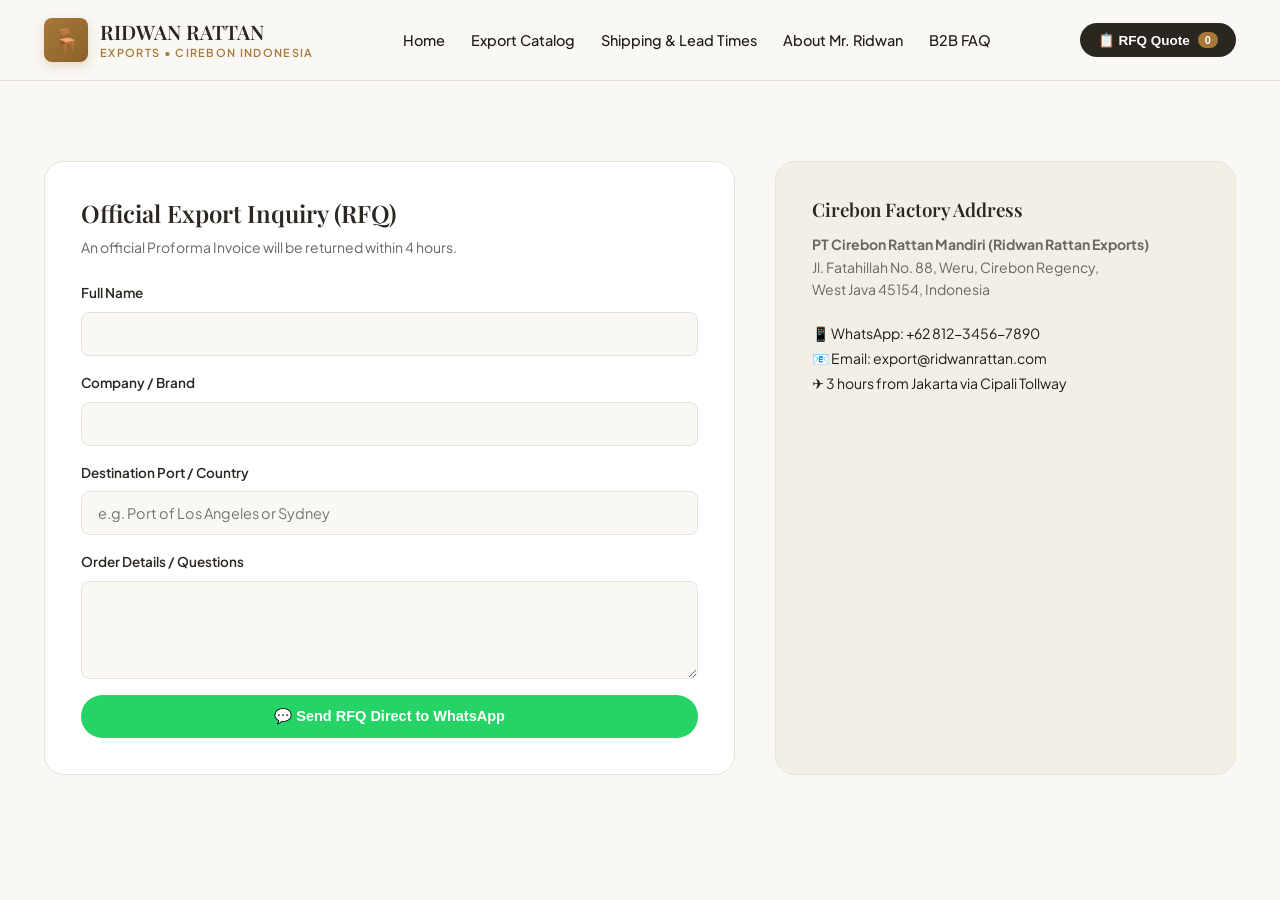
<file: contact.html>
<!DOCTYPE html>
<html lang="en">
<head>
  <meta charset="UTF-8" />
  <meta name="viewport" content="width=device-width, initial-scale=1.0" />
  <title>Contact Mr. Ridwan & Request Quotation (RFQ) | Ridwan Rattan Exports</title>
  <link rel="stylesheet" href="style.css" />
  <link href="https://fonts.googleapis.com/css2?family=Playfair+Display:wght@600;700&family=Plus+Jakarta+Sans:wght@400;500;600;700&display=swap" rel="stylesheet" />
</head>
<body>
  <header class="site-header">
    <div class="container nav-inner">
      <a href="index.html" class="brand-logo">
        <div class="brand-icon">🪑</div>
        <div class="brand-text">
          <h1>RIDWAN RATTAN</h1>
          <span>EXPORTS • CIREBON INDONESIA</span>
        </div>
      </a>
      <nav>
        <ul class="nav-menu">
          <li><a href="index.html" class="nav-link">Home</a></li>
          <li><a href="catalog.html" class="nav-link">Export Catalog</a></li>
          <li><a href="shipping-guide.html" class="nav-link">Shipping & Lead Times</a></li>
          <li><a href="about.html" class="nav-link">About Mr. Ridwan</a></li>
          <li><a href="faq.html" class="nav-link">B2B FAQ</a></li>
        </ul>
      </nav>
      <div class="nav-actions">
        <button class="btn-rfq-toggle js-open-rfq">
          <span>📋 RFQ Quote</span>
          <span class="badge-count badge-rfq-count">0</span>
        </button>
      </div>
    </div>
  </header>

  <section class="section">
    <div class="container" style="display: grid; grid-template-columns: 1.2fr 0.8fr; gap: 40px;">
      <div style="background: var(--surface); padding: 36px; border-radius: var(--radius-lg); border: 1px solid var(--border-light);">
        <h2 style="font-size: 24px; margin-bottom: 8px;">Official Export Inquiry (RFQ)</h2>
        <p style="font-size: 14px; color: var(--text-muted); margin-bottom: 24px;">An official Proforma Invoice will be returned within 4 hours.</p>

        <form onsubmit="handleInquirySubmit(event)">
          <div class="form-group">
            <label class="form-label">Full Name</label>
            <input type="text" id="inqName" class="form-input" required />
          </div>
          <div class="form-group">
            <label class="form-label">Company / Brand</label>
            <input type="text" id="inqComp" class="form-input" required />
          </div>
          <div class="form-group">
            <label class="form-label">Destination Port / Country</label>
            <input type="text" id="inqPort" class="form-input" placeholder="e.g. Port of Los Angeles or Sydney" required />
          </div>
          <div class="form-group">
            <label class="form-label">Order Details / Questions</label>
            <textarea id="inqNotes" class="form-input" rows="4"></textarea>
          </div>
          <button type="submit" class="btn btn-whatsapp" style="width: 100%;">
            💬 Send RFQ Direct to WhatsApp
          </button>
        </form>
      </div>

      <div style="background: var(--bg-cream); padding: 36px; border-radius: var(--radius-lg); border: 1px solid var(--border-light);">
        <h3 style="margin-bottom: 12px;">Cirebon Factory Address</h3>
        <p style="font-size: 14px; color: var(--text-muted); line-height: 1.6; margin-bottom: 20px;">
          <strong>PT Cirebon Rattan Mandiri (Ridwan Rattan Exports)</strong><br />
          Jl. Fatahillah No. 88, Weru, Cirebon Regency,<br />
          West Java 45154, Indonesia
        </p>
        <div style="font-size: 14px; line-height: 1.8;">
          📱 WhatsApp: +62 812-3456-7890<br />
          📧 Email: export@ridwanrattan.com<br />
          ✈️ 3 hours from Jakarta via Cipali Tollway
        </div>
      </div>
    </div>
  </section>

  <div class="rfq-drawer-overlay" id="rfqOverlay"></div>
  <div class="rfq-drawer" id="rfqDrawer">
    <div class="drawer-header">
      <h3>Your Quotation List</h3>
      <button class="drawer-close" id="rfqDrawerClose">&times;</button>
    </div>
    <div class="drawer-items" id="rfqDrawerItems"></div>
  </div>

  <script src="app.js"></script>
  <script>
    function handleInquirySubmit(e) {
      e.preventDefault();
      const n = document.getElementById('inqName').value;
      const c = document.getElementById('inqComp').value;
      const p = document.getElementById('inqPort').value;
      const msg = document.getElementById('inqNotes').value;
      const text = `Hello Mr. Ridwan,\n\nExport inquiry from ${c}.\nContact: ${n}\nDestination Port: ${p}\nNotes: ${msg}`;
      window.open(`https://wa.me/6281234567890?text=${encodeURIComponent(text)}`, "_blank");
    }
  </script>
</body>
</html>
</file>
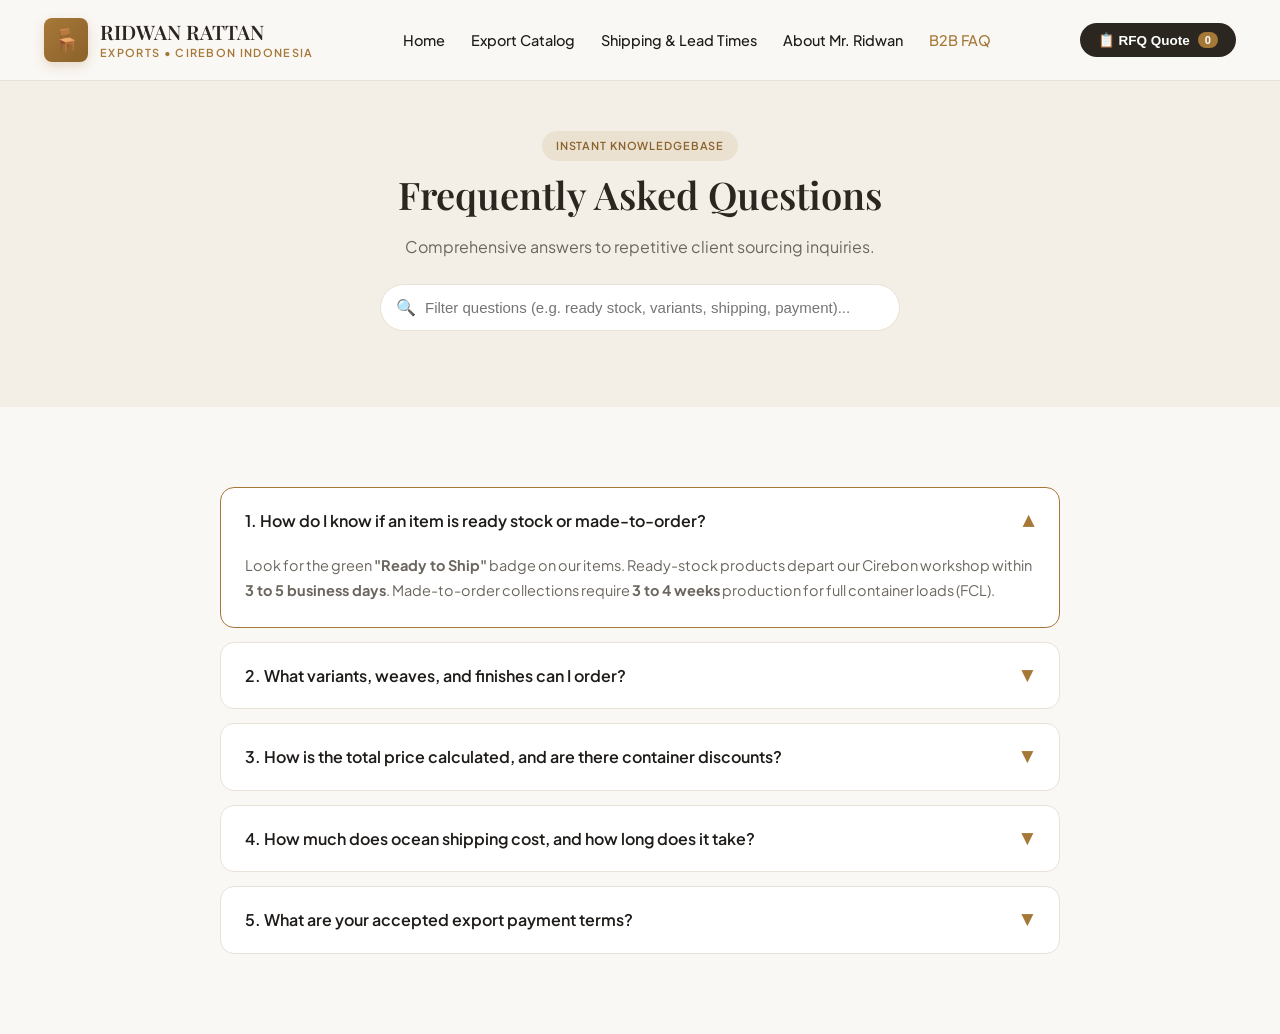
<file: faq.html>
<!DOCTYPE html>
<html lang="en">
<head>
  <meta charset="UTF-8" />
  <meta name="viewport" content="width=device-width, initial-scale=1.0" />
  <title>B2B Importer FAQ & Help Center | Ridwan Rattan Exports Cirebon</title>
  <link rel="stylesheet" href="style.css" />
  <link href="https://fonts.googleapis.com/css2?family=Playfair+Display:wght@600;700&family=Plus+Jakarta+Sans:wght@400;500;600;700&display=swap" rel="stylesheet" />
</head>
<body>
  <header class="site-header">
    <div class="container nav-inner">
      <a href="index.html" class="brand-logo">
        <div class="brand-icon">🪑</div>
        <div class="brand-text">
          <h1>RIDWAN RATTAN</h1>
          <span>EXPORTS • CIREBON INDONESIA</span>
        </div>
      </a>
      <nav>
        <ul class="nav-menu">
          <li><a href="index.html" class="nav-link">Home</a></li>
          <li><a href="catalog.html" class="nav-link">Export Catalog</a></li>
          <li><a href="shipping-guide.html" class="nav-link">Shipping & Lead Times</a></li>
          <li><a href="about.html" class="nav-link">About Mr. Ridwan</a></li>
          <li><a href="faq.html" class="nav-link active">B2B FAQ</a></li>
        </ul>
      </nav>
      <div class="nav-actions">
        <button class="btn-rfq-toggle js-open-rfq">
          <span>📋 RFQ Quote</span>
          <span class="badge-count badge-rfq-count">0</span>
        </button>
      </div>
    </div>
  </header>

  <section class="section section-cream" style="padding: 50px 0 40px; text-align: center;">
    <div class="container">
      <span class="badge badge-pill">Instant Knowledgebase</span>
      <h1 class="section-title">Frequently Asked Questions</h1>
      <p class="section-subtitle">Comprehensive answers to repetitive client sourcing inquiries.</p>
      <div class="faq-search-box" style="margin-top: 24px;">
        <span class="faq-search-icon">🔍</span>
        <input type="text" id="faqSearchInput" placeholder="Filter questions (e.g. ready stock, variants, shipping, payment)..." />
      </div>
    </div>
  </section>

  <section class="section">
    <div class="container">
      <div class="faq-list">
        <div class="faq-item active">
          <div class="faq-question">
            <span>1. How do I know if an item is ready stock or made-to-order?</span>
            <span class="faq-chevron">▼</span>
          </div>
          <div class="faq-answer">
            Look for the green <strong>"Ready to Ship"</strong> badge on our items. Ready-stock products depart our Cirebon workshop within <strong>3 to 5 business days</strong>. Made-to-order collections require <strong>3 to 4 weeks</strong> production for full container loads (FCL).
          </div>
        </div>

        <div class="faq-item">
          <div class="faq-question">
            <span>2. What variants, weaves, and finishes can I order?</span>
            <span class="faq-chevron">▼</span>
          </div>
          <div class="faq-answer">
            We offer 15+ weave techniques (Cannage, Herringbone, Kubu, Peacock) and 8 natural eco-friendly finishes (Natural Honey, Kubu Grey, Nordic Blonde, Ebonized Black, Walnut). Custom dimensions and OEM designs are welcome.
          </div>
        </div>

        <div class="faq-item">
          <div class="faq-question">
            <span>3. How is the total price calculated, and are there container discounts?</span>
            <span class="faq-chevron">▼</span>
          </div>
          <div class="faq-answer">
            Quoted in <strong>USD FOB Tanjung Priok Port (Jakarta)</strong>. We offer 5% discounts on 20ft containers and 10%–15% discounts on 40ft High Cube containers.
          </div>
        </div>

        <div class="faq-item">
          <div class="faq-question">
            <span>4. How much does ocean shipping cost, and how long does it take?</span>
            <span class="faq-chevron">▼</span>
          </div>
          <div class="faq-answer">
            Transit time: Singapore 3-5 days; Australia 12-16 days; USA West Coast 22-26 days; Europe 26-32 days. Use our interactive calculator on the Shipping Guide page for live estimates.
          </div>
        </div>

        <div class="faq-item">
          <div class="faq-question">
            <span>5. What are your accepted export payment terms?</span>
            <span class="faq-chevron">▼</span>
          </div>
          <div class="faq-answer">
            Standard terms: 30% deposit via T/T to begin manufacturing; 70% balance upon submission of copy of original Bill of Lading (B/L). Irrevocable L/C at sight accepted for orders exceeding $30,000 USD.
          </div>
        </div>
      </div>
    </div>
  </section>

  <div class="rfq-drawer-overlay" id="rfqOverlay"></div>
  <div class="rfq-drawer" id="rfqDrawer">
    <div class="drawer-header">
      <h3>Your Quotation List</h3>
      <button class="drawer-close" id="rfqDrawerClose">&times;</button>
    </div>
    <div class="drawer-items" id="rfqDrawerItems"></div>
  </div>

  <script src="app.js"></script>
</body>
</html>
</file>
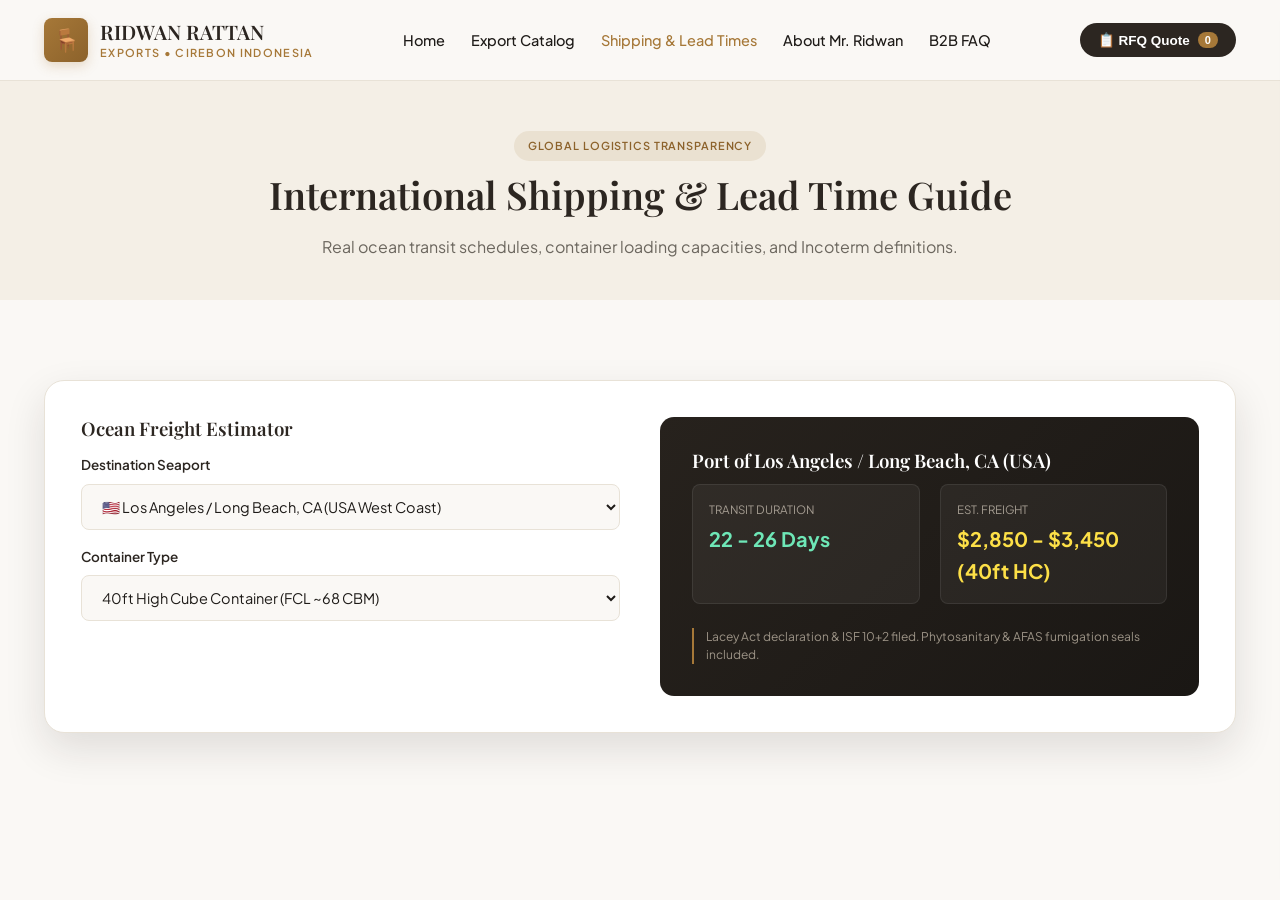
<file: shipping-guide.html>
<!DOCTYPE html>
<html lang="en">
<head>
  <meta charset="UTF-8" />
  <meta name="viewport" content="width=device-width, initial-scale=1.0" />
  <title>International Shipping & Lead Times Guide | Ridwan Rattan Exports</title>
  <link rel="stylesheet" href="style.css" />
  <link href="https://fonts.googleapis.com/css2?family=Playfair+Display:wght@600;700&family=Plus+Jakarta+Sans:wght@400;500;600;700&display=swap" rel="stylesheet" />
</head>
<body>
  <header class="site-header">
    <div class="container nav-inner">
      <a href="index.html" class="brand-logo">
        <div class="brand-icon">🪑</div>
        <div class="brand-text">
          <h1>RIDWAN RATTAN</h1>
          <span>EXPORTS • CIREBON INDONESIA</span>
        </div>
      </a>
      <nav>
        <ul class="nav-menu">
          <li><a href="index.html" class="nav-link">Home</a></li>
          <li><a href="catalog.html" class="nav-link">Export Catalog</a></li>
          <li><a href="shipping-guide.html" class="nav-link active">Shipping & Lead Times</a></li>
          <li><a href="about.html" class="nav-link">About Mr. Ridwan</a></li>
          <li><a href="faq.html" class="nav-link">B2B FAQ</a></li>
        </ul>
      </nav>
      <div class="nav-actions">
        <button class="btn-rfq-toggle js-open-rfq">
          <span>📋 RFQ Quote</span>
          <span class="badge-count badge-rfq-count">0</span>
        </button>
      </div>
    </div>
  </header>

  <section class="section section-cream" style="padding: 50px 0 40px; text-align: center;">
    <div class="container">
      <span class="badge badge-pill">Global Logistics Transparency</span>
      <h1 class="section-title">International Shipping & Lead Time Guide</h1>
      <p class="section-subtitle">Real ocean transit schedules, container loading capacities, and Incoterm definitions.</p>
    </div>
  </section>

  <section class="section">
    <div class="container">
      <div class="calc-card" style="margin-bottom: 50px;">
        <div>
          <h3 style="margin-bottom: 14px;">Ocean Freight Estimator</h3>
          <div class="form-group">
            <label class="form-label">Destination Seaport</label>
            <select id="shippingDestSelect" class="form-select" onchange="updateShippingEstimator()">
              <option value="us-la" selected>🇺🇸 Los Angeles / Long Beach, CA (USA West Coast)</option>
              <option value="us-ny">🇺🇸 New York / New Jersey (USA East Coast)</option>
              <option value="eu-rot">🇳🇱 Port of Rotterdam / Antwerp (Western Europe)</option>
              <option value="eu-ham">🇩🇪 Hamburg / Bremerhaven (Germany / CEE)</option>
              <option value="au-syd">🇦🇺 Sydney / Melbourne (Australia)</option>
              <option value="asia-sg">🇸🇬 Port of Singapore (Southeast Asia)</option>
              <option value="asia-tok">🇯🇵 Tokyo / Yokohama (Japan)</option>
            </select>
          </div>
          <div class="form-group">
            <label class="form-label">Container Type</label>
            <select id="containerSizeSelect" class="form-select" onchange="updateShippingEstimator()">
              <option value="40ft" selected>40ft High Cube Container (FCL ~68 CBM)</option>
              <option value="20ft">20ft Standard Container (FCL ~28 CBM)</option>
            </select>
          </div>
        </div>
        <div class="calc-result-box">
          <h3 id="calcDestPort" style="color: #fff; margin-bottom: 12px;">Port of Los Angeles</h3>
          <div class="calc-metrics-grid">
            <div class="calc-metric-item">
              <div class="label">Transit Duration</div>
              <div class="val" id="calcTransitDays" style="color: #6ee7b7;">22 - 26 Days</div>
            </div>
            <div class="calc-metric-item">
              <div class="label">Est. Freight</div>
              <div class="val" id="calcEstFreight" style="color: #fde047;">$2,850 - $3,450</div>
            </div>
          </div>
          <div class="calc-notice" id="calcCustomsNote">Phytosanitary & Methyl Bromide fumigation included.</div>
        </div>
      </div>
    </div>
  </section>

  <div class="rfq-drawer-overlay" id="rfqOverlay"></div>
  <div class="rfq-drawer" id="rfqDrawer">
    <div class="drawer-header">
      <h3>Your Quotation List</h3>
      <button class="drawer-close" id="rfqDrawerClose">&times;</button>
    </div>
    <div class="drawer-items" id="rfqDrawerItems"></div>
  </div>

  <script src="app.js"></script>
</body>
</html>
</file>
<file: style.css>
/* ==========================================================================
   RIDWAN RATTAN EXPORTS | CIREBON, INDONESIA
   Luxury Handcrafted Rattan Furniture & Global B2B Export Portal
   ========================================================================== */
:root {
  --primary: #a67838;
  --primary-hover: #8c622b;
  --primary-light: #f5eedf;
  --secondary: #2c2621;
  --secondary-light: #3d352e;
  --accent: #5e6b52;
  --bg-sand: #faf8f5;
  --bg-cream: #f4efe6;
  --surface: #ffffff;
  --border-light: #e8e2d7;
  --border-subtle: #f0ebe2;
  --text-dark: #1e1b18;
  --text-muted: #6b665e;
  --text-light: #9c9589;
  --badge-ready-bg: #dcfce7;
  --badge-ready-text: #15803d;
  --badge-order-bg: #fef3c7;
  --badge-order-text: #b45309;
  --shadow-sm: 0 2px 8px rgba(30, 27, 24, 0.04);
  --shadow-md: 0 8px 24px rgba(30, 27, 24, 0.08);
  --shadow-lg: 0 16px 40px rgba(30, 27, 24, 0.12);
  --radius-sm: 8px;
  --radius-md: 14px;
  --radius-lg: 20px;
  --radius-full: 9999px;
  --font-serif: 'Playfair Display', Georgia, serif;
  --font-sans: 'Plus Jakarta Sans', system-ui, -apple-system, sans-serif;
}

* { box-sizing: border-box; margin: 0; padding: 0; }
html { scroll-behavior: smooth; font-size: 16px; }
body {
  font-family: var(--font-sans);
  background-color: var(--bg-sand);
  color: var(--text-dark);
  line-height: 1.6;
}

h1, h2, h3, h4, .font-serif {
  font-family: var(--font-serif);
  font-weight: 600;
  color: var(--secondary);
  line-height: 1.25;
}
a { color: inherit; text-decoration: none; transition: all 0.2s ease; }
.container { width: 100%; max-width: 1240px; margin: 0 auto; padding: 0 24px; }

/* Announcement Bar */
.announcement-bar {
  background-color: var(--secondary);
  color: #f1ede6;
  font-size: 13px;
  padding: 8px 0;
  border-bottom: 1px solid rgba(255,255,255,0.08);
}
.announcement-inner {
  display: flex; justify-content: space-between; align-items: center; flex-wrap: wrap; gap: 12px;
}
.announcement-highlights { display: flex; align-items: center; gap: 20px; flex-wrap: wrap; }
.announcement-actions { display: flex; align-items: center; gap: 16px; }

/* Navigation */
.site-header {
  position: sticky; top: 0; z-index: 100;
  background-color: rgba(250, 248, 245, 0.96);
  backdrop-filter: blur(12px);
  border-bottom: 1px solid var(--border-light);
}
.nav-inner { display: flex; align-items: center; justify-content: space-between; height: 80px; }
.brand-logo { display: flex; align-items: center; gap: 12px; }
.brand-icon {
  width: 44px; height: 44px;
  background: linear-gradient(135deg, var(--primary), var(--primary-hover));
  color: #fff; border-radius: var(--radius-sm);
  display: flex; align-items: center; justify-content: center; font-size: 22px;
  box-shadow: 0 4px 12px rgba(166, 120, 56, 0.25);
}
.brand-text h1 { font-size: 20px; margin: 0; }
.brand-text span {
  font-size: 11px; text-transform: uppercase; letter-spacing: 0.12em;
  color: var(--primary); font-weight: 600; display: block;
}
.nav-menu { display: flex; align-items: center; list-style: none; gap: 26px; }
.nav-link { font-weight: 500; font-size: 14.5px; color: var(--text-dark); padding: 6px 0; }
.nav-link:hover, .nav-link.active { color: var(--primary); }
.nav-actions { display: flex; align-items: center; gap: 12px; }

.currency-selector {
  padding: 7px 12px; border-radius: var(--radius-sm);
  border: 1px solid var(--border-light); background: var(--surface);
  font-size: 13px; font-weight: 600; color: var(--text-dark); cursor: pointer;
}
.btn-rfq-toggle {
  display: inline-flex; align-items: center; gap: 8px;
  background: var(--secondary); color: #fff;
  padding: 9px 18px; border-radius: var(--radius-full);
  font-size: 13.5px; font-weight: 600; cursor: pointer; border: none;
}
.badge-count {
  background: var(--primary); color: #fff; border-radius: var(--radius-full);
  padding: 2px 7px; font-size: 11px; font-weight: 700;
}
.mobile-toggle {
  display: none; background: none; border: none; font-size: 24px; cursor: pointer; color: var(--secondary);
}

/* Buttons & Badges */
.btn {
  display: inline-flex; align-items: center; justify-content: center; gap: 8px;
  padding: 12px 24px; border-radius: var(--radius-full);
  font-weight: 600; font-size: 14.5px; cursor: pointer; transition: all 0.25s ease;
  border: 1px solid transparent;
}
.btn-primary { background-color: var(--primary); color: #ffffff; box-shadow: 0 4px 14px rgba(166, 120, 56, 0.3); }
.btn-primary:hover { background-color: var(--primary-hover); transform: translateY(-2px); }
.btn-outline { background-color: transparent; border-color: var(--border-light); color: var(--secondary); }
.btn-outline:hover { background-color: var(--surface); border-color: var(--primary); color: var(--primary); }
.btn-whatsapp { background-color: #25d366; color: #fff; }
.btn-whatsapp:hover { background-color: #20ba5a; transform: translateY(-2px); }
.btn-sm { padding: 8px 16px; font-size: 13px; }

.badge { display: inline-flex; align-items: center; gap: 6px; padding: 4px 10px; border-radius: var(--radius-full); font-size: 12px; font-weight: 600; }
.badge-ready { background-color: var(--badge-ready-bg); color: var(--badge-ready-text); }
.badge-order { background-color: var(--badge-order-bg); color: var(--badge-order-text); }
.badge-pill {
  background-color: rgba(166, 120, 56, 0.12); color: var(--primary-hover);
  text-transform: uppercase; font-size: 11px; letter-spacing: 0.08em; padding: 6px 14px;
}

/* Sections */
.section { padding: 80px 0; }
.section-cream { background-color: var(--bg-cream); }
.section-dark { background-color: var(--secondary); color: #ffffff; }
.section-header { text-align: center; max-width: 680px; margin: 0 auto 52px; }
.section-title { font-size: 38px; margin-top: 10px; margin-bottom: 16px; }
.section-subtitle { font-size: 16px; color: var(--text-muted); }

/* Forms */
.form-group { display: flex; flex-direction: column; gap: 8px; margin-bottom: 16px; }
.form-label { font-size: 13.5px; font-weight: 600; color: var(--secondary); display: flex; justify-content: space-between; }
.form-select, .form-input {
  width: 100%; padding: 12px 16px; border-radius: var(--radius-sm);
  border: 1px solid var(--border-light); background: var(--bg-sand);
  font-size: 14.5px; color: var(--text-dark); font-family: inherit;
}
.form-select:focus, .form-input:focus { outline: none; border-color: var(--primary); background: #fff; }

/* Grid & Cards */
.product-grid { display: grid; grid-template-columns: repeat(auto-fill, minmax(280px, 1fr)); gap: 28px; }
.product-card {
  background: var(--surface); border-radius: var(--radius-md); border: 1px solid var(--border-light);
  overflow: hidden; box-shadow: var(--shadow-sm); transition: all 0.25s ease; display: flex; flex-direction: column;
}
.product-card:hover { transform: translateY(-5px); box-shadow: var(--shadow-md); border-color: #d1c4b2; }
.product-media { position: relative; height: 240px; background: #ede8df; overflow: hidden; }
.product-media img { width: 100%; height: 100%; object-fit: cover; }
.product-badge-float { position: absolute; top: 14px; left: 14px; z-index: 2; }
.product-moq-float {
  position: absolute; bottom: 12px; left: 12px; background: rgba(30, 27, 24, 0.85);
  color: #fff; font-size: 11px; font-weight: 600; padding: 3px 8px; border-radius: 4px;
}
.product-content { padding: 20px; display: flex; flex-direction: column; flex-grow: 1; }
.product-category { font-size: 11.5px; text-transform: uppercase; color: var(--primary); font-weight: 600; margin-bottom: 4px; }
.product-title { font-size: 18px; margin-bottom: 8px; }
.product-specs { display: flex; flex-wrap: wrap; gap: 8px; margin-bottom: 14px; font-size: 12px; color: var(--text-muted); }
.spec-item { background: var(--bg-sand); padding: 3px 8px; border-radius: 4px; border: 1px solid var(--border-subtle); }
.product-variants-preview { display: flex; align-items: center; gap: 6px; margin-bottom: 16px; }
.variant-dot { width: 16px; height: 16px; border-radius: 50%; border: 1px solid #fff; box-shadow: 0 0 0 1px #d1c4b2; }
.product-footer {
  margin-top: auto; display: flex; align-items: center; justify-content: space-between;
  padding-top: 14px; border-top: 1px solid var(--border-subtle);
}
.product-price-box .price-label { font-size: 11px; color: var(--text-light); display: block; }
.product-price-box .price-value { font-size: 18px; font-weight: 700; color: var(--secondary); }
.btn-add-rfq {
  padding: 8px 14px; border-radius: var(--radius-sm); background: var(--primary-light);
  color: var(--primary-hover); border: none; font-size: 13px; font-weight: 600; cursor: pointer;
}

/* Shipping Calculator Card */
.calc-card {
  background: var(--surface); border-radius: var(--radius-lg); border: 1px solid var(--border-light);
  box-shadow: var(--shadow-lg); padding: 36px; display: grid; grid-template-columns: 1fr 1fr; gap: 40px;
}
.calc-result-box {
  background: linear-gradient(135deg, #27221d, #1a1714);
  color: #fff; border-radius: var(--radius-md); padding: 32px;
  display: flex; flex-direction: column; justify-content: space-between;
}
.calc-result-header { border-bottom: 1px solid rgba(255,255,255,0.12); padding-bottom: 16px; margin-bottom: 20px; }
.calc-metrics-grid { display: grid; grid-template-columns: 1fr 1fr; gap: 20px; margin-bottom: 24px; }
.calc-metric-item { background: rgba(255,255,255,0.05); padding: 16px; border-radius: var(--radius-sm); border: 1px solid rgba(255,255,255,0.08); }
.calc-metric-item .label { font-size: 11.5px; text-transform: uppercase; color: #a39b90; margin-bottom: 4px; }
.calc-metric-item .val { font-size: 20px; font-weight: 700; color: #f1ede6; }
.calc-notice { font-size: 12px; color: #9c9386; line-height: 1.5; border-left: 2px solid var(--primary); padding-left: 12px; }

/* FAQ Accordion */
.faq-search-box { max-width: 520px; margin: 0 auto 36px; position: relative; }
.faq-search-box input {
  width: 100%; padding: 14px 20px 14px 44px; border-radius: var(--radius-full);
  border: 1px solid var(--border-light); font-size: 15px; background: var(--surface);
}
.faq-search-icon { position: absolute; left: 16px; top: 50%; transform: translateY(-50%); color: var(--text-light); }
.faq-list { max-width: 840px; margin: 0 auto; display: flex; flex-direction: column; gap: 14px; }
.faq-item { background: var(--surface); border: 1px solid var(--border-light); border-radius: var(--radius-md); overflow: hidden; }
.faq-item.active { border-color: var(--primary); }
.faq-question { padding: 20px 24px; display: flex; justify-content: space-between; align-items: center; cursor: pointer; font-weight: 600; font-size: 16px; }
.faq-chevron { transition: transform 0.3s ease; color: var(--primary); }
.faq-item.active .faq-chevron { transform: rotate(180deg); }
.faq-answer {
  max-height: 0; overflow: hidden; transition: max-height 0.35s ease, padding 0.35s ease;
  padding: 0 24px; color: var(--text-muted); font-size: 14.5px; line-height: 1.7;
}
.faq-item.active .faq-answer { padding: 0 24px 24px; max-height: 450px; }

/* RFQ Drawer */
.rfq-drawer-overlay {
  position: fixed; inset: 0; background: rgba(0,0,0,0.5); backdrop-filter: blur(4px);
  z-index: 1000; opacity: 0; pointer-events: none; transition: opacity 0.3s ease;
}
.rfq-drawer-overlay.open { opacity: 1; pointer-events: auto; }
.rfq-drawer {
  position: fixed; top: 0; right: -520px; width: 100%; max-width: 480px; height: 100%;
  background: var(--surface); z-index: 1001; box-shadow: -8px 0 32px rgba(0,0,0,0.2);
  transition: right 0.35s cubic-bezier(0.16, 1, 0.3, 1); display: flex; flex-direction: column;
}
.rfq-drawer.open { right: 0; }
.drawer-header { padding: 20px 24px; border-bottom: 1px solid var(--border-light); display: flex; align-items: center; justify-content: space-between; }
.drawer-close { background: none; border: none; font-size: 24px; cursor: pointer; color: var(--text-muted); }
.drawer-items { flex-grow: 1; overflow-y: auto; padding: 20px 24px; display: flex; flex-direction: column; gap: 16px; }
.rfq-item { display: flex; gap: 14px; padding: 12px; background: var(--bg-sand); border-radius: var(--radius-sm); border: 1px solid var(--border-subtle); }
.rfq-item-img { width: 64px; height: 64px; border-radius: 6px; object-fit: cover; }
.drawer-footer { padding: 20px 24px; border-top: 1px solid var(--border-light); background: var(--bg-sand); }
.drawer-summary-row { display: flex; justify-content: space-between; font-size: 13.5px; margin-bottom: 8px; color: var(--text-muted); }
.drawer-summary-row.total { font-size: 16px; font-weight: 700; color: var(--secondary); border-top: 1px dashed var(--border-light); padding-top: 10px; margin-top: 10px; }

/* Floating WhatsApp & Toast */
.floating-whatsapp {
  position: fixed; bottom: 28px; right: 28px; z-index: 99;
  display: flex; align-items: center; gap: 10px; background: #25d366; color: #ffffff;
  padding: 12px 20px; border-radius: var(--radius-full); box-shadow: 0 8px 24px rgba(37, 211, 102, 0.4);
  font-size: 14px; font-weight: 600;
}
.toast {
  position: fixed; bottom: 30px; left: 50%; transform: translateX(-50%) translateY(100px);
  background: var(--secondary); color: #fff; padding: 12px 24px; border-radius: var(--radius-full);
  font-size: 14px; box-shadow: var(--shadow-lg); z-index: 2000; transition: all 0.3s ease; opacity: 0; pointer-events: none;
}
.toast.show { transform: translateX(-50%) translateY(0); opacity: 1; }

/* Footer */
.site-footer { background: #181513; color: #b5ada3; padding: 80px 0 32px; border-top: 1px solid rgba(255,255,255,0.06); }
.footer-grid { display: grid; grid-template-columns: 1.5fr 1fr 1fr 1.2fr; gap: 48px; margin-bottom: 60px; }
.footer-brand h2 { color: #fff; font-size: 22px; margin-bottom: 12px; }
.footer-col h4 { color: #fff; font-size: 15px; text-transform: uppercase; margin-bottom: 20px; }
.footer-col ul { list-style: none; display: flex; flex-direction: column; gap: 10px; font-size: 14px; }
.footer-bottom { padding-top: 32px; border-top: 1px solid rgba(255,255,255,0.08); display: flex; justify-content: space-between; font-size: 13px; }

@media (max-width: 1024px) {
  .calc-card, .footer-grid { grid-template-columns: 1fr; }
}
@media (max-width: 768px) {
  .nav-menu {
    display: none; position: absolute; top: 80px; left: 0; right: 0; background: var(--surface);
    flex-direction: column; padding: 24px; box-shadow: var(--shadow-md);
  }
  .nav-menu.mobile-open { display: flex; }
  .mobile-toggle { display: block; }
  .footer-grid { grid-template-columns: 1fr; }
}
</file>
